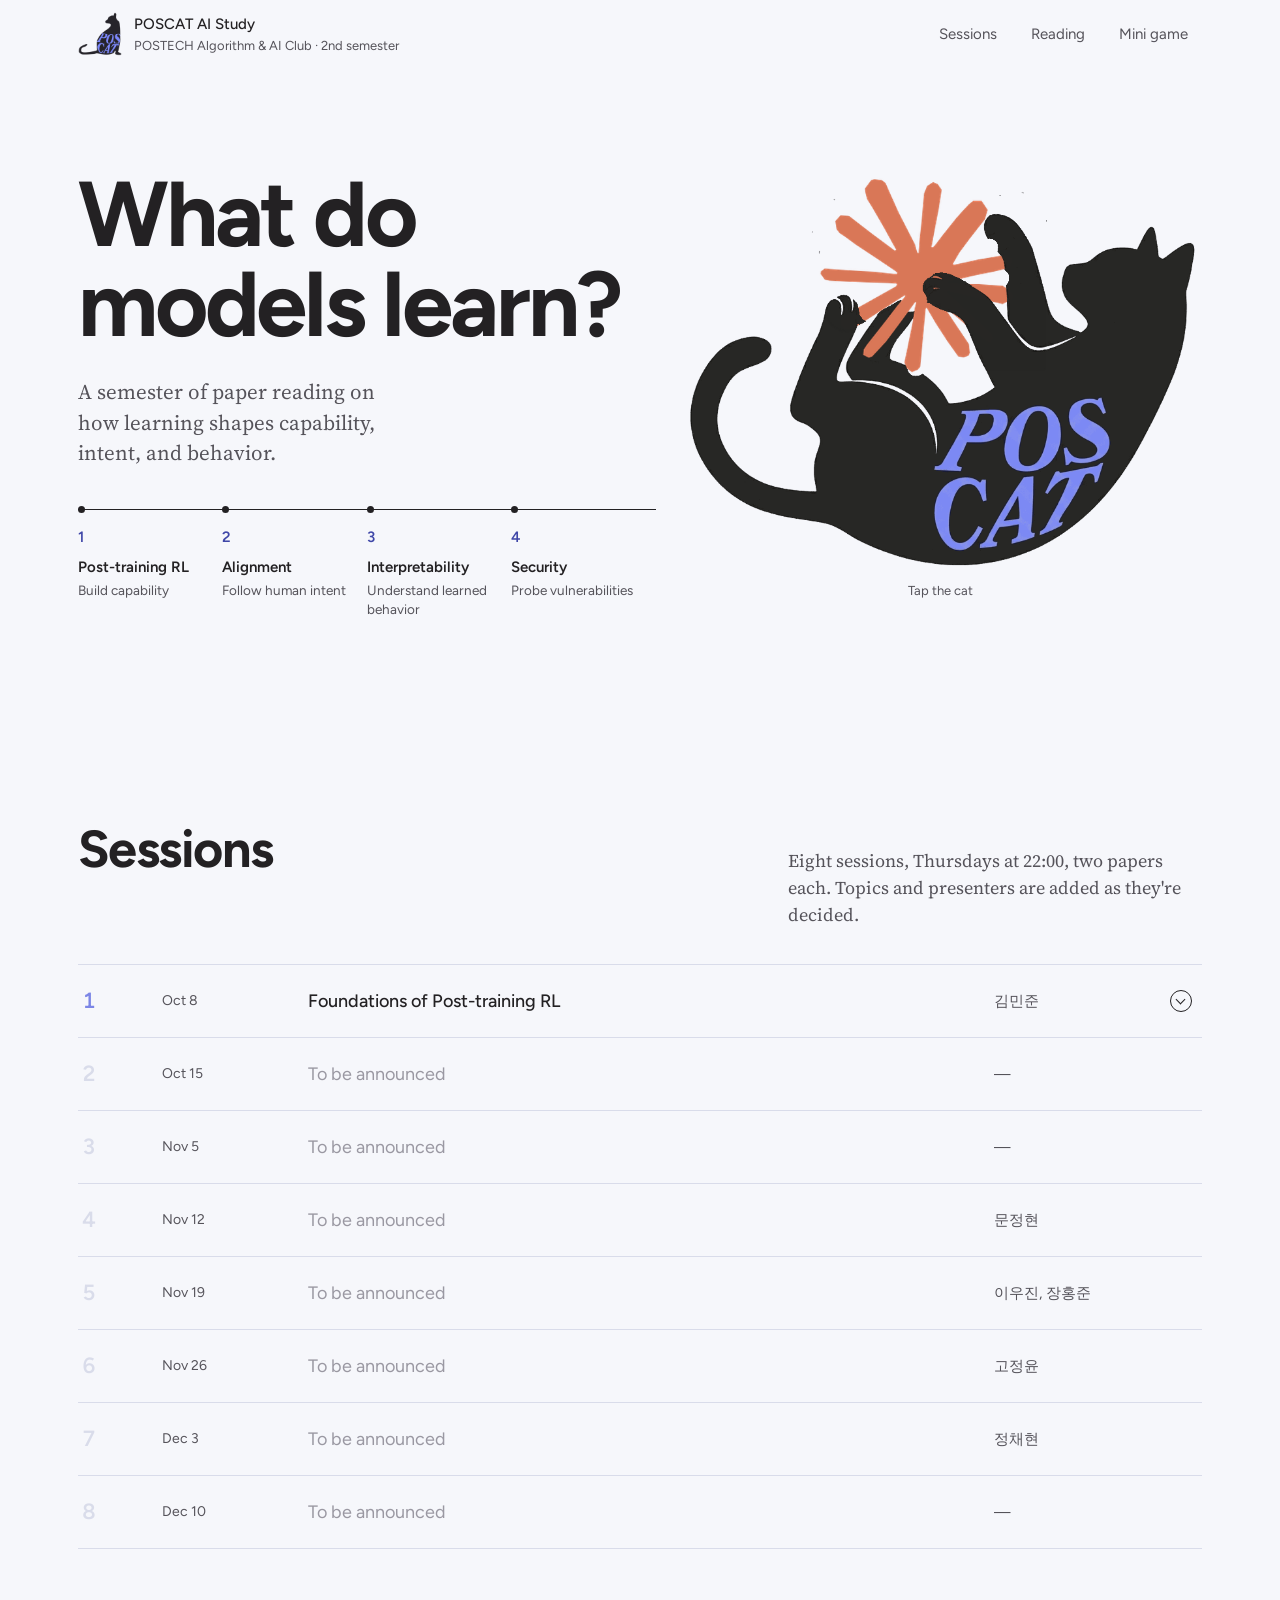
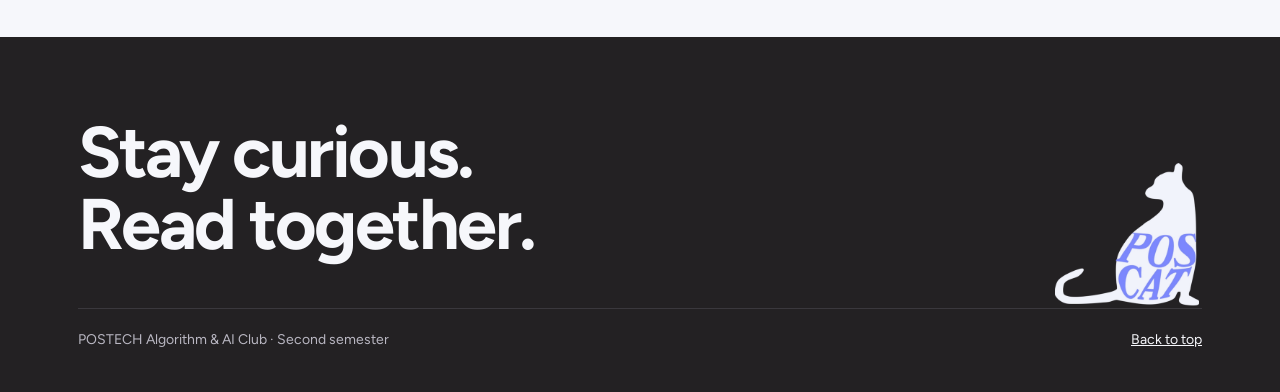
<file: index.html>
<!doctype html>
<html lang="en">
<head>
<meta charset="utf-8">
<meta name="viewport" content="width=device-width, initial-scale=1, viewport-fit=cover">
<title>What do models learn? — POSCAT AI Study</title>
<meta name="description" content="POSTECH Algorithm & AI Club — a second-semester reading group on post-training RL, alignment, interpretability, and security.">
<link rel="icon" href="assets/favicon.png">
<link rel="preconnect" href="https://fonts.googleapis.com">
<link rel="preconnect" href="https://fonts.gstatic.com" crossorigin>
<link href="https://fonts.googleapis.com/css2?family=Figtree:wght@400;500;600;700&family=Source+Serif+4:opsz,wght@8..60,400;8..60,500&display=swap" rel="stylesheet">
<link rel="stylesheet" href="assets/style.css">
</head>
<body id="top">
<header class="top" id="masthead">
  <div class="wrap">
    <a class="brand" href="#top">
      <img src="assets/poscat.png" alt="" width="44" height="44">
      <div><b>POSCAT AI Study</b><span>POSTECH Algorithm &amp; AI Club · 2nd semester</span></div>
    </a>
    <nav aria-label="Sections">
      <a href="#sessions">Sessions</a>
      <a href="reading.html">Reading</a>
      <a href="game.html">Mini game</a>
    </nav>
  </div>
</header>

<main>
  <section class="hero">
    <div class="wrap">
      <div>
        <h1>What do models learn?</h1>
        <p class="lede">A semester of paper reading on how learning shapes capability, intent, and behavior.</p>
        <ol class="path" aria-label="Semester path">
          <li><i class="n">1</i><b>Post-training RL</b><span>Build capability</span></li>
          <li><i class="n">2</i><b>Alignment</b><span>Follow human intent</span></li>
          <li><i class="n">3</i><b>Interpretability</b><span>Understand learned behavior</span></li>
          <li><i class="n">4</i><b>Security</b><span>Probe vulnerabilities</span></li>
        </ol>
      </div>
      <div class="stage">
        <button class="play" id="play" aria-label="POSCAT playing with a star. Press to make it swat.">
          <div class="rock">
            <img class="cat" src="assets/cat.png" alt="">
            <img class="star" src="assets/star.png" alt="">
            <img class="paws" src="assets/paws.png" alt="">
            <img class="arcs" src="assets/arcs.png" alt="">
          </div>
        </button>
        <p class="hint">Tap the cat</p>
      </div>
    </div>
  </section>

  <section class="block" id="sessions">
    <div class="wrap">
      <div class="head">
        <h2>Sessions</h2>
        <p>Eight sessions, Thursdays at 22:00, two papers each. Topics and presenters are added as they're decided.</p>
      </div>
      <ol class="sessions" id="session-list"></ol>
    </div>
  </section>

</main>

<footer>
  <div class="wrap">
    <div class="foot-top">
      <p class="big">Stay curious.<br>Read together.</p>
      <img class="foot-cat" src="assets/poscat-light.png" alt="" width="416" height="414">
    </div>
    <div class="bar"><span>POSTECH Algorithm &amp; AI Club · Second semester</span><a href="#top">Back to top</a></div>
  </div>
</footer>

<script>
/* Edit sessions here. Leave title empty for sessions not yet announced.
   Optional per session: who, abstract, slides [{ title, href, src }] (files in assets/slides/),
   papers [{ title, href, src }]. */
const SESSIONS = [
  { date: "Oct 8", title: "Foundations of Post-training RL", who: "김민준",
    abstract: "사전학습된 LLM을 강화학습으로 후속학습하는 데 쓰이는 policy gradient 알고리즘의 흐름을 정리합니다. MDP와 Bellman 방정식을 기초로, 샘플만으로 gradient를 추정하는 REINFORCE에서 출발해 baseline과 advantage로 분산을 줄인 A2C, KL 제약으로 업데이트 크기를 제한한 TRPO, 그리고 clip과 GAE로 이를 간단하게 근사한 PPO까지 각 알고리즘이 앞 단계의 어떤 문제를 해결했는지 따라갑니다. 모든 유도는 발표 안에서 정의한 기호만으로 처음부터 끝까지 따라갈 수 있도록 self-contained한 수학 표기로 정리했습니다. 마지막으로 이 알고리즘들이 LLM에서 어떻게 쓰이는지 RLHF와 RLVR을 통해 간단히 소개하고, 자세한 내용은 2부에서 이어갑니다.",
    slides: [
      { title: "Intro", href: "assets/slides/2026-10-08-intro.pdf", src: "PDF · 13 slides" },
      { title: "Post-training RL", href: "assets/slides/2026-10-08-post-training-rl-part1.pdf", src: "PDF · 40 slides" },
    ] },
  { date: "Oct 15" },
  { date: "Nov 5" },
  { date: "Nov 12", who: "문정현" },
  { date: "Nov 19", who: "이우진, 장홍준" },
  { date: "Nov 26", who: "고정윤" },
  { date: "Dec 3", who: "정채현" },
  { date: "Dec 10" }
];

const list = document.getElementById('session-list');
SESSIONS.forEach((s, i) => {
  const li = document.createElement('li');
  const no = `<span class="no">${i + 1}</span>`;
  if (!s.title) {
    li.className = 'pending';
    li.innerHTML = `<div class="row">${no}<span class="date">${s.date || 'Date TBA'}</span><span class="title">To be announced</span><span class="who">${s.who || '—'}</span><span></span></div>`;
  } else {
    const links = items => (items || []).map(p =>
      `<li><a href="${p.href}" target="_blank" rel="noopener">${p.title}${p.src ? `<span>${p.src}</span>` : ''}</a></li>`).join('');
    const slides = links(s.slides), papers = links(s.papers);
    const lang = /[가-힣]/.test(s.abstract || '') ? ' lang="ko"' : '';
    li.innerHTML = `<details><summary class="row">${no}<span class="date">${s.date || 'Date TBA'}</span><span class="title">${s.title}</span><span class="who">${s.who || 'TBA'}</span><span class="chev" aria-hidden="true"></span></summary>
      <div class="more"><div>${s.abstract ? `<h4>About</h4><p${lang}>${s.abstract}</p>` : ''}${slides ? `<h4>Slides</h4><ul>${slides}</ul>` : ''}${papers ? `<h4>Reading</h4><ul>${papers}</ul>` : ''}</div></div></details>`;
  }
  list.appendChild(li);
});

const play = document.getElementById('play');
play.addEventListener('click', () => {
  play.classList.remove('swat'); void play.offsetWidth; play.classList.add('swat');
});
play.querySelector('.star').addEventListener('animationend', e => {
  if (e.animationName === 'spin') play.classList.remove('swat');
});

const header = document.getElementById('masthead');
addEventListener('scroll', () => header.classList.toggle('scrolled', scrollY > 8), { passive: true });

/* Hero fades out as it scrolls away, and back in on the way up. */
const hero = document.querySelector('.hero .wrap');
const still = matchMedia('(prefers-reduced-motion: reduce)');
let ticking = false;
function fadeHero() {
  ticking = false;
  if (still.matches) { hero.style.cssText = ''; hero.className = 'wrap'; return; }
  const p = Math.min(Math.max(scrollY / (hero.offsetHeight * 0.7), 0), 1);
  const e = p * p * (3 - 2 * p);
  const gone = e > 0.995;
  // while fading: own layer, cat paused; once gone: not painted at all
  hero.classList.toggle('fading', e > 0 && !gone);
  hero.classList.toggle('gone', gone);
  hero.style.opacity = gone ? '' : 1 - e;
  hero.style.transform = e && !gone ? `translateY(${e * -40}px) scale(${1 - e * 0.04})` : '';
  hero.style.pointerEvents = p > 0.9 ? 'none' : '';
}
addEventListener('scroll', () => { if (!ticking) { ticking = true; requestAnimationFrame(fadeHero); } }, { passive: true });
addEventListener('resize', fadeHero);
still.addEventListener('change', fadeHero);
fadeHero();
</script>
</body>
</html>
</file>
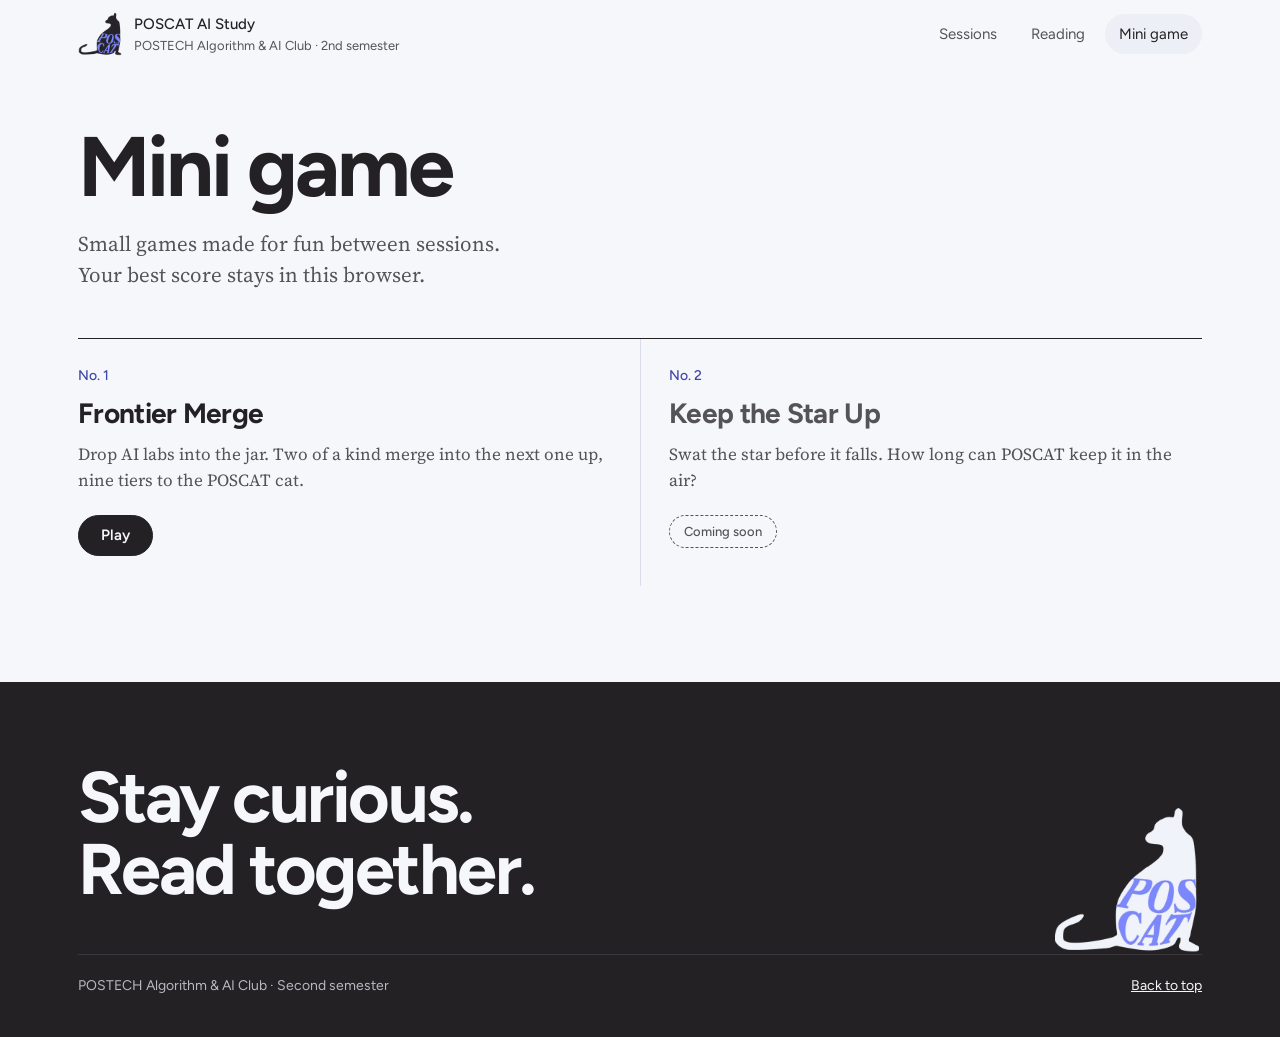
<file: game.html>
<!doctype html>
<html lang="en">
<head>
<meta charset="utf-8">
<meta name="viewport" content="width=device-width, initial-scale=1, viewport-fit=cover">
<title>Mini game — POSCAT AI Study</title>
<meta name="description" content="Small games made for fun by the POSCAT AI Study.">
<link rel="icon" href="assets/favicon.png">
<link rel="preconnect" href="https://fonts.googleapis.com">
<link rel="preconnect" href="https://fonts.gstatic.com" crossorigin>
<link href="https://fonts.googleapis.com/css2?family=Figtree:wght@400;500;600;700&family=Source+Serif+4:opsz,wght@8..60,400;8..60,500&display=swap" rel="stylesheet">
<link rel="stylesheet" href="assets/style.css">
</head>
<body id="top" data-view="list">
<header class="top" id="masthead">
  <div class="wrap">
    <a class="brand" href="index.html">
      <img src="assets/poscat.png" alt="" width="44" height="44">
      <div><b>POSCAT AI Study</b><span>POSTECH Algorithm &amp; AI Club · 2nd semester</span></div>
    </a>
    <nav aria-label="Sections">
      <a href="index.html#sessions">Sessions</a>
      <a href="reading.html">Reading</a>
      <a href="game.html" aria-current="page">Mini game</a>
    </nav>
  </div>
</header>

<main>
  <section class="page-head arcade-head">
    <div class="wrap">
      <h1>Mini game</h1>
      <p>Small games made for fun between sessions. Your best score stays in this browser.</p>
    </div>
  </section>

  <section class="page-body">
    <div class="wrap">
      <div class="shelf arcade-list" id="arcade-list"></div>

      <div class="arcade-play" id="arcade-play" hidden>
        <div class="arcade-bar">
          <a class="back" href="#">&larr; All games</a>
          <h2 id="arcade-title"></h2>
        </div>
        <div id="arcade-mount"></div>
      </div>
    </div>
  </section>
</main>

<footer>
  <div class="wrap">
    <div class="foot-top">
      <p class="big">Stay curious.<br>Read together.</p>
      <img class="foot-cat" src="assets/poscat-light.png" alt="" width="416" height="414">
    </div>
    <div class="bar"><span>POSTECH Algorithm &amp; AI Club · Second semester</span><a href="#top">Back to top</a></div>
  </div>
</footer>

<script>
const header = document.getElementById('masthead');
addEventListener('scroll', () => header.classList.toggle('scrolled', scrollY > 8), { passive: true });
</script>
<script type="module" src="assets/games/arcade.js"></script>
</body>
</html>
</file>
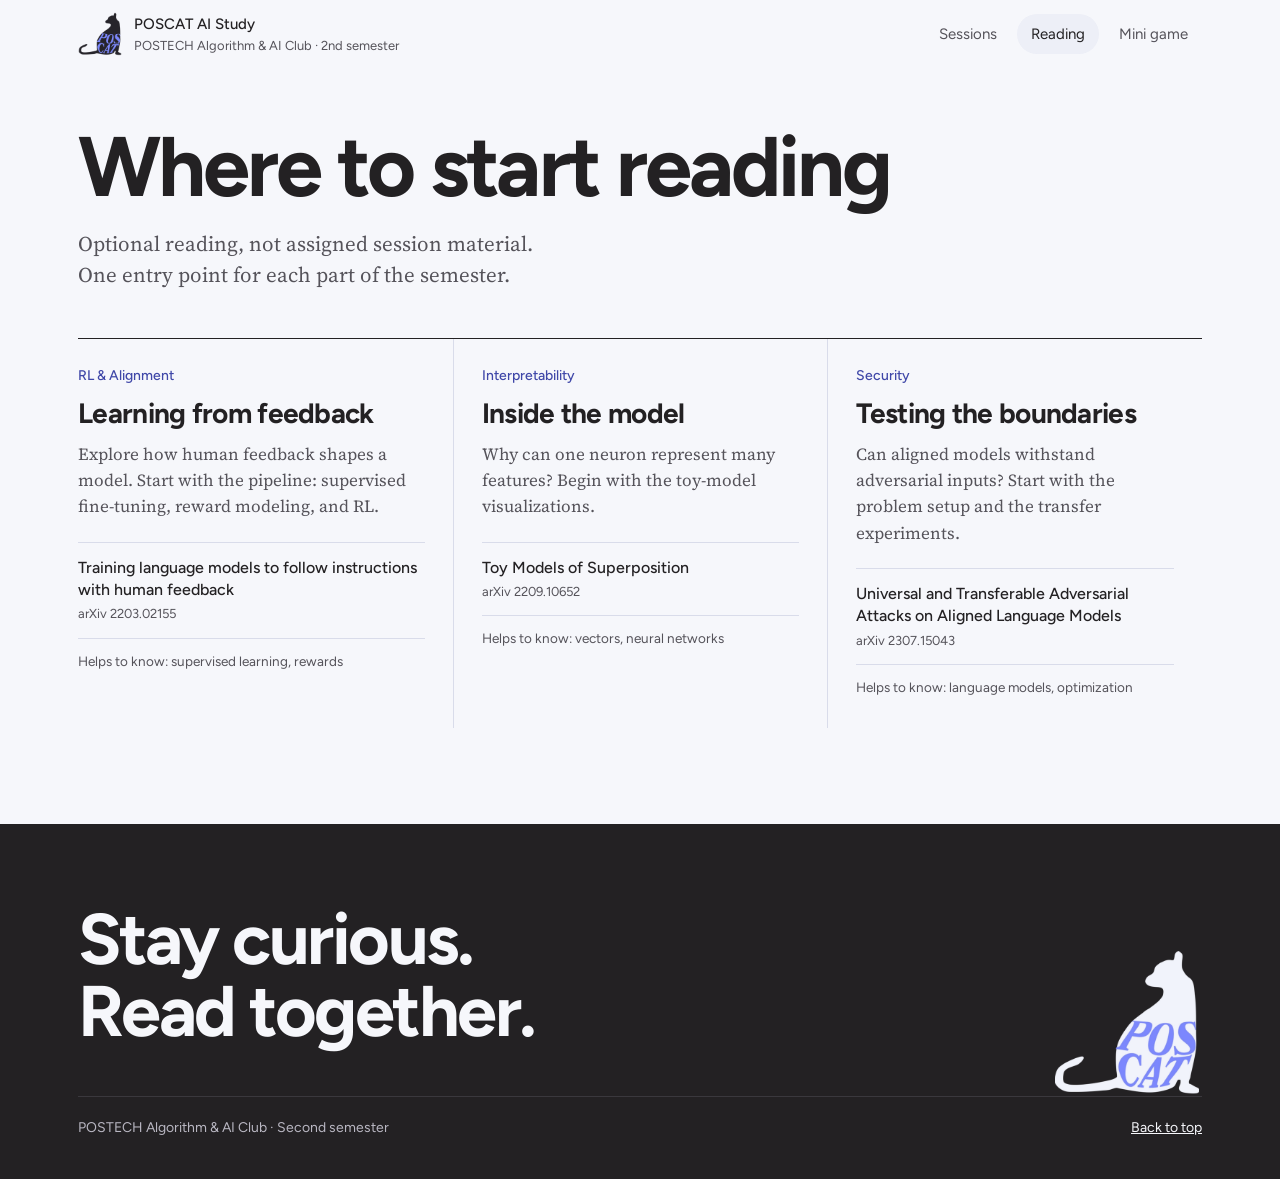
<file: reading.html>
<!doctype html>
<html lang="en">
<head>
<meta charset="utf-8">
<meta name="viewport" content="width=device-width, initial-scale=1, viewport-fit=cover">
<title>Reading — POSCAT AI Study</title>
<meta name="description" content="Optional starting points for the POSCAT AI Study: RL and alignment, interpretability, and security.">
<link rel="icon" href="assets/favicon.png">
<link rel="preconnect" href="https://fonts.googleapis.com">
<link rel="preconnect" href="https://fonts.gstatic.com" crossorigin>
<link href="https://fonts.googleapis.com/css2?family=Figtree:wght@400;500;600;700&family=Source+Serif+4:opsz,wght@8..60,400;8..60,500&display=swap" rel="stylesheet">
<link rel="stylesheet" href="assets/style.css">
</head>
<body id="top">
<header class="top" id="masthead">
  <div class="wrap">
    <a class="brand" href="index.html">
      <img src="assets/poscat.png" alt="" width="44" height="44">
      <div><b>POSCAT AI Study</b><span>POSTECH Algorithm &amp; AI Club · 2nd semester</span></div>
    </a>
    <nav aria-label="Sections">
      <a href="index.html#sessions">Sessions</a>
      <a href="reading.html" aria-current="page">Reading</a>
      <a href="game.html">Mini game</a>
    </nav>
  </div>
</header>

<main>
  <section class="page-head">
    <div class="wrap">
      <h1>Where to start reading</h1>
      <p>Optional reading, not assigned session material. One entry point for each part of the semester.</p>
    </div>
  </section>

  <section class="page-body">
    <div class="wrap">
      <div class="shelf">
        <article>
          <div class="stage-name">RL &amp; Alignment</div>
          <h3>Learning from feedback</h3>
          <p>Explore how human feedback shapes a model. Start with the pipeline: supervised fine-tuning, reward modeling, and RL.</p>
          <a class="paper" href="https://arxiv.org/abs/2203.02155" target="_blank" rel="noopener">Training language models to follow instructions with human feedback<em>arXiv 2203.02155</em></a>
          <div class="pre">Helps to know: supervised learning, rewards</div>
        </article>
        <article>
          <div class="stage-name">Interpretability</div>
          <h3>Inside the model</h3>
          <p>Why can one neuron represent many features? Begin with the toy-model visualizations.</p>
          <a class="paper" href="https://arxiv.org/abs/2209.10652" target="_blank" rel="noopener">Toy Models of Superposition<em>arXiv 2209.10652</em></a>
          <div class="pre">Helps to know: vectors, neural networks</div>
        </article>
        <article>
          <div class="stage-name">Security</div>
          <h3>Testing the boundaries</h3>
          <p>Can aligned models withstand adversarial inputs? Start with the problem setup and the transfer experiments.</p>
          <a class="paper" href="https://arxiv.org/abs/2307.15043" target="_blank" rel="noopener">Universal and Transferable Adversarial Attacks on Aligned Language Models<em>arXiv 2307.15043</em></a>
          <div class="pre">Helps to know: language models, optimization</div>
        </article>
      </div>
    </div>
  </section>
</main>

<footer>
  <div class="wrap">
    <div class="foot-top">
      <p class="big">Stay curious.<br>Read together.</p>
      <img class="foot-cat" src="assets/poscat-light.png" alt="" width="416" height="414">
    </div>
    <div class="bar"><span>POSTECH Algorithm &amp; AI Club · Second semester</span><a href="#top">Back to top</a></div>
  </div>
</footer>

<script>
const header = document.getElementById('masthead');
addEventListener('scroll', () => header.classList.toggle('scrolled', scrollY > 8), { passive: true });
</script>
</body>
</html>
</file>
<file: assets/style.css>
:root{
  --paper:#F6F7FB;
  --paper-2:#EDEFF7;
  --ink:#232123;
  --ink-2:#55535A;
  --rule:#D9DCEA;
  --peri:#7C86E6;
  --peri-deep:#3F47A8;
  --coral:#D8774F;
  --serif:"Source Serif 4", Georgia, "Apple SD Gothic Neo", "Malgun Gothic", serif;
  --sans:"Figtree", system-ui, -apple-system, "Apple SD Gothic Neo", "Malgun Gothic", sans-serif;
  --wrap:1180px;
}
*{box-sizing:border-box}
html{scroll-behavior:smooth}
body{margin:0;background:var(--paper);color:var(--ink);font:400 16px/1.6 var(--sans);-webkit-font-smoothing:antialiased}
a{color:var(--peri-deep)}
a:focus-visible,button:focus-visible,summary:focus-visible{outline:2px solid var(--peri-deep);outline-offset:3px;border-radius:4px}
.wrap{max-width:var(--wrap);margin:0 auto;padding:0 28px}

/* header */
.top{position:sticky;top:0;z-index:10;background:color-mix(in srgb,var(--paper) 96%,transparent);border-bottom:1px solid transparent;transition:border-color .2s}
.top.scrolled{border-bottom-color:var(--rule)}
.top .wrap{display:flex;align-items:center;justify-content:space-between;height:68px}
.brand{display:flex;align-items:center;gap:12px;text-decoration:none;color:var(--ink)}
.brand img{width:44px;height:auto}
.brand b{font:500 15px/1.2 var(--sans)}
.brand span{display:block;font-size:13px;color:var(--ink-2)}
nav{display:flex;gap:6px}
nav a{text-decoration:none;color:var(--ink-2);font-size:15px;padding:8px 14px;border-radius:999px}
nav a:hover{color:var(--ink);background:var(--paper-2)}
nav a[aria-current=page]{color:var(--ink);background:var(--paper-2)}

/* hero */
.hero .wrap{display:grid;grid-template-columns:1.05fr .95fr;gap:24px;align-items:center;min-height:min(74vh,680px);padding-top:24px;padding-bottom:40px}
.hero .wrap{transform-origin:50% 0}
.hero .wrap.fading{will-change:opacity,transform}
.hero .wrap.fading :is(.rock,.star,.arcs),.hero .wrap.gone :is(.rock,.star,.arcs){animation-play-state:paused}
.hero .wrap.gone{visibility:hidden}
.hero h1{font:700 clamp(52px,7.2vw,92px)/.98 var(--sans);letter-spacing:-.035em;margin:0 0 28px}
.hero p.lede{font:400 21px/1.45 var(--serif);color:var(--ink-2);max-width:34ch;margin:0 0 40px}
.path{list-style:none;margin:0;padding:0;display:grid;grid-template-columns:repeat(4,1fr);border-top:1px solid var(--ink)}
.path li{padding:14px 14px 0 0;position:relative}
.path li::before{content:"";position:absolute;top:-4px;left:0;width:7px;height:7px;border-radius:50%;background:var(--ink)}
.path .n{font:600 15px/1 var(--sans);font-style:normal;color:var(--peri-deep)}
.path b{display:block;font-weight:600;font-size:15px;margin:6px 0 2px}
.path span{font-size:13.5px;color:var(--ink-2);line-height:1.4;display:block}

/* the cat */
.stage{position:relative;justify-self:center;width:100%;max-width:560px}
.play{all:unset;display:block;width:100%;cursor:pointer;position:relative;aspect-ratio:800/615}
.rock,.rock img{position:absolute;inset:0;width:100%;height:100%}
.rock{transform-origin:56% 96%;animation:rock 3.4s ease-in-out infinite}
.star{transform-origin:45.975% 24.65%;animation:bat 3.4s cubic-bezier(.3,.7,.3,1) infinite}
.arcs{transform-origin:45.975% 24.65%;animation:arcs 3.4s ease-out infinite;opacity:0}
.play.swat .star{animation:spin .9s cubic-bezier(.2,.8,.2,1) 1}
.play.swat .arcs{animation:burst .9s ease-out 1}
.play.swat .rock{animation:rockhard .9s ease-out 1}
.hint{text-align:center;font-size:13px;color:var(--ink-2);margin-top:6px}
@keyframes bat{
  0%,10%{transform:rotate(-4deg) translateY(0)}
  17%{transform:rotate(15deg) translateY(-3.5%)}
  30%{transform:rotate(2deg) translateY(0)}
  52%{transform:rotate(-3deg)}
  60%{transform:rotate(-12deg) translate(-1%,-2%)}
  74%{transform:rotate(-2deg) translate(0,0)}
  100%{transform:rotate(-4deg)}
}
@keyframes arcs{
  0%,12%{opacity:0;transform:scale(.92)}
  18%{opacity:1;transform:scale(1.04)}
  34%{opacity:0;transform:scale(1.1)}
  56%{opacity:0;transform:scale(.94)}
  62%{opacity:.8;transform:scale(1.02)}
  76%,100%{opacity:0;transform:scale(1.08)}
}
@keyframes rock{
  0%,100%{transform:rotate(-1deg)}
  17%{transform:rotate(1.4deg)}
  60%{transform:rotate(-1.8deg)}
}
@keyframes spin{from{transform:rotate(0) translateY(0)}35%{transform:rotate(200deg) translateY(-8%)}to{transform:rotate(360deg) translateY(0)}}
@keyframes burst{0%{opacity:0;transform:scale(.9)}20%{opacity:1;transform:scale(1.12)}100%{opacity:0;transform:scale(1.3)}}
@keyframes rockhard{0%{transform:rotate(0)}25%{transform:rotate(3deg)}60%{transform:rotate(-2deg)}100%{transform:rotate(0)}}
@media (prefers-reduced-motion:reduce){
  .rock,.star,.arcs,.play.swat .star,.play.swat .arcs,.play.swat .rock{animation:none}
  .arcs{opacity:1}
  html{scroll-behavior:auto}
}

/* sections */
section.block{padding:88px 0;scroll-margin-top:68px}
section.block + section.block{border-top:1px solid var(--rule)}
.head{display:flex;align-items:baseline;justify-content:space-between;gap:24px;margin-bottom:36px;flex-wrap:wrap}
.head h2{font:700 clamp(36px,4.4vw,52px)/1 var(--sans);margin:0;letter-spacing:-.03em}
.head p{margin:0;font:400 18px/1.5 var(--serif);color:var(--ink-2);max-width:46ch}

/* sessions timeline */
.sessions{list-style:none;margin:0;padding:0;counter-reset:s}
.sessions > li{border-top:1px solid var(--rule)}
.sessions > li:last-child{border-bottom:1px solid var(--rule)}
.row{display:grid;grid-template-columns:64px 130px 1fr 160px 28px;align-items:center;gap:16px;padding:20px 4px;min-height:72px}
.row .no{font:600 22px/1 var(--sans);color:var(--peri);font-variant-numeric:tabular-nums}
.row .date{font-size:14px;color:var(--ink-2)}
.row .title{font-size:18px;font-weight:500}
.row .who{font-size:15px;color:var(--ink-2)}
.pending .title{color:#9A98A2;font-weight:400}
.pending .no{color:var(--rule)}
details > summary{list-style:none;cursor:pointer}
details > summary::-webkit-details-marker{display:none}
.chev{width:22px;height:22px;border:1.5px solid var(--ink);border-radius:50%;position:relative;transition:transform .25s}
.chev::after{content:"";position:absolute;left:6px;top:5px;width:6px;height:6px;border-right:1.5px solid var(--ink);border-bottom:1.5px solid var(--ink);transform:rotate(45deg)}
details[open] .chev{transform:rotate(180deg)}
details summary:hover .title{color:var(--peri-deep)}
.more{display:grid;grid-template-columns:210px 1fr;gap:16px;padding:0 4px 28px}
.more > div{grid-column:2;max-width:62ch}
.more h4{font:500 14px/1.3 var(--sans);color:var(--peri-deep);margin:24px 0 8px}
.more > div > h4:first-child{margin-top:6px}
.more p{margin:0;font:400 18px/1.6 var(--serif);color:var(--ink)}
.more p:lang(ko){font:400 16.5px/1.8 var(--sans);word-break:keep-all}
.more ul{margin:0;padding:0;list-style:none;border-top:1px solid var(--rule)}
.more li{border-bottom:1px solid var(--rule)}
.more li a{display:block;padding:12px 0;font:500 16px/1.4 var(--sans);color:var(--ink);text-decoration:none}
.more li a:hover{color:var(--peri-deep)}
.more li a span{display:block;font-size:13px;font-weight:400;color:var(--ink-2);margin-top:3px}

/* shelf */
.shelf{display:grid;grid-template-columns:repeat(3,1fr);gap:0;border-top:1px solid var(--ink)}
.shelf article{padding:26px 28px 30px 0}
.shelf article + article{padding-left:28px;border-left:1px solid var(--rule)}
.shelf .stage-name{font-size:14px;color:var(--peri-deep);font-weight:500}
.shelf h3{font:700 28px/1.1 var(--sans);letter-spacing:-.025em;margin:10px 0 12px}
.shelf p{font:400 17px/1.55 var(--serif);color:var(--ink-2);margin:0 0 22px}
.shelf .paper{display:block;font-weight:500;font-size:16px;line-height:1.4;text-decoration:none;color:var(--ink);padding:14px 0;border-top:1px solid var(--rule);border-bottom:1px solid var(--rule)}
.shelf .paper:hover{color:var(--peri-deep)}
.shelf .paper em{display:block;font-style:normal;font-size:13px;color:var(--ink-2);font-weight:400;margin-top:4px}
.shelf .pre{font-size:13.5px;color:var(--ink-2);margin-top:12px}

/* sub page */
.page-head .wrap{padding-top:56px;padding-bottom:48px}
.page-head h1{font:700 clamp(46px,6.6vw,96px)/1 var(--sans);letter-spacing:-.035em;margin:0 0 20px}
.page-head p{font:400 21px/1.45 var(--serif);color:var(--ink-2);max-width:46ch;margin:0}
.page-body{padding:0 0 96px}

footer{background:var(--ink);color:var(--paper);padding:80px 0 calc(40px + env(safe-area-inset-bottom,0px))}
footer .big{font:700 clamp(40px,5.6vw,80px)/1 var(--sans);letter-spacing:-.035em;margin:0 0 48px}
footer .bar{display:flex;justify-content:space-between;gap:16px;flex-wrap:wrap;font-size:14px;color:#B9B7C2;border-top:1px solid #3A383D;padding-top:20px}
footer a{color:var(--paper)}
.foot-top{display:flex;align-items:flex-end;justify-content:space-between;gap:24px;flex-wrap:wrap}
.foot-cat{display:block;width:clamp(96px,12vw,150px);height:auto;margin:0 0 -1px auto}

/* mini game */
.arcade-list{grid-template-columns:repeat(2,1fr)}
.game-card.soon h3{color:var(--ink-2)}
.btn{display:inline-flex;align-items:center;justify-content:center;font:600 15px/1 var(--sans);padding:12px 22px;border-radius:999px;border:1.5px solid var(--ink);background:var(--ink);color:var(--paper);text-decoration:none;cursor:pointer}
.btn:hover{background:var(--peri-deep);border-color:var(--peri-deep)}
.btn.ghost{background:transparent;color:var(--ink)}
.btn.ghost:hover{background:var(--paper-2);border-color:var(--ink)}
.tag{display:inline-block;font:500 13px/1 var(--sans);color:var(--ink-2);padding:9px 14px;border:1px dashed var(--ink-2);border-radius:999px}
body[data-view=play] .arcade-head,body[data-view=play] .arcade-list{display:none}
.arcade-play{padding-top:28px}
.arcade-play{--pw:min(560px,max(340px,calc((100svh - 250px) * var(--ar,.75))))}
.arcade-bar{display:flex;align-items:baseline;gap:8px 20px;flex-wrap:wrap;width:min(100%,var(--pw));margin:0 auto 18px}
.arcade-play.settled .arcade-bar{transition:width .6s cubic-bezier(.22,.8,.24,1)}
.arcade-play:has(.gh.board-open) .arcade-bar{width:min(100%,calc(var(--pw) + 308px))}
@media (max-width:880px){.arcade-play:has(.gh.board-open) .arcade-bar{width:min(100%,var(--pw))}}
.arcade-bar .back{font:500 15px/1.4 var(--sans);text-decoration:none}
.arcade-bar h2{font:700 clamp(28px,3.4vw,40px)/1.1 var(--sans);letter-spacing:-.03em;margin:0;order:-1;width:100%}
.gh{--pw:min(560px,max(340px,calc((100svh - 250px) * var(--ar))));--board:280px;--ease:cubic-bezier(.22,.8,.24,1)}
.gh-layout{display:grid;justify-content:center;grid-template-columns:min(100%,var(--pw)) 0px;column-gap:0;transition:grid-template-columns .6s var(--ease),column-gap .6s var(--ease)}
.gh.board-open .gh-layout{grid-template-columns:min(100%,var(--pw)) var(--board);column-gap:28px}
.gh-play{min-width:0}
.gh-bar{display:flex;align-items:flex-end;gap:24px;margin-bottom:10px}
.gh-stat span{display:block;font:500 12px/1.2 var(--sans);color:var(--ink-2)}
.gh-stat b{font:700 24px/1.1 var(--sans);font-variant-numeric:tabular-nums}
.gh-tools{margin-left:auto;display:flex;gap:8px}
.gh-btn{font:500 14px/1 var(--sans);color:var(--ink);background:none;border:1px solid var(--rule);border-radius:999px;padding:9px 15px;cursor:pointer;white-space:nowrap;transition:background .2s,border-color .2s,opacity .2s}
.gh-btn:hover{background:var(--paper-2)}
.gh-btn[aria-expanded=true]{background:var(--ink);border-color:var(--ink);color:var(--paper)}
.gh-btn:disabled{opacity:.4;cursor:default;background:none}
.gh-stage{position:relative;aspect-ratio:var(--ar);border:1px solid var(--rule);border-radius:18px;overflow:hidden;background:var(--paper-2)}
.gh-stage canvas{display:block;width:100%;height:100%;touch-action:none;outline:none}
.gh-overlay{position:absolute;inset:0;display:grid;place-items:center;padding:24px;background:color-mix(in srgb,var(--paper) 74%,transparent);backdrop-filter:blur(6px);opacity:0;visibility:hidden;transition:opacity .35s ease,visibility 0s linear .35s}
.gh-overlay.on{opacity:1;visibility:visible;transition:opacity .35s ease}
.gh-card{text-align:center;max-width:32ch;transform:translateY(10px) scale(.98);transition:transform .5s var(--ease)}
.gh-overlay.on .gh-card{transform:none}
.gh-card h2{font:700 34px/1.05 var(--sans);letter-spacing:-.03em;margin:0 0 10px}
.gh-card > p{font:400 17px/1.5 var(--serif);color:var(--ink-2);margin:0 0 20px}
.gh-actions{display:flex;gap:10px;justify-content:center;flex-wrap:wrap}
.gh-submit{display:flex;gap:8px;margin:0 auto 6px;max-width:300px}
.gh-submit input{flex:1;min-width:0;font:500 15px/1 var(--sans);color:var(--ink);background:#fff;border:1px solid var(--rule);border-radius:999px;padding:11px 16px;outline:none;transition:border-color .2s,box-shadow .2s}
.gh-submit input:focus{border-color:var(--peri);box-shadow:0 0 0 3px color-mix(in srgb,var(--peri) 22%,transparent)}
.gh-submit .btn{padding:11px 16px;font-size:14px}
.gh-submit .btn:disabled{opacity:.55;cursor:default;background:transparent;border-color:var(--ink);color:var(--ink)}
.gh-note{font:500 13px/1.3 var(--sans);color:var(--peri-deep);margin:0 0 16px;min-height:17px;opacity:0;transform:translateY(-4px);transition:opacity .3s,transform .3s var(--ease)}
.gh-note.on{opacity:1;transform:none}
.gh-board{min-width:0;overflow:hidden}
.gh-board-in{width:var(--board);margin-top:52px;padding:22px 22px 18px;background:#fff;border:1px solid var(--rule);border-radius:18px;opacity:0;transform:translateX(24px);transition:opacity .35s ease,transform .6s var(--ease)}
.gh.board-open .gh-board-in{opacity:1;transform:none;transition:opacity .45s ease .12s,transform .6s var(--ease)}
.gh-board-head{display:flex;align-items:baseline;justify-content:space-between;margin-bottom:14px}
.gh-board-head h3{font:700 22px/1.1 var(--sans);letter-spacing:-.02em;margin:0}
.gh-board-head span{font:500 12px/1 var(--sans);color:var(--ink-2)}
.gh-rank{list-style:none;margin:0;padding:0;border-top:1px solid var(--rule)}
.gh-row{display:grid;grid-template-columns:26px 1fr auto;align-items:center;gap:10px;padding:11px 6px;border-bottom:1px solid var(--rule);border-radius:8px;animation:gh-row .5s var(--ease) both;animation-delay:calc(var(--i) * 55ms)}
.gh-row.me{background:var(--paper-2)}
.gh-pos{font:600 15px/1 var(--sans);color:var(--peri);font-variant-numeric:tabular-nums}
.gh-row:first-child .gh-pos{color:var(--peri-deep)}
.gh-who{min-width:0}
.gh-who b{display:block;font:600 15px/1.25 var(--sans);overflow:hidden;text-overflow:ellipsis;white-space:nowrap}
.gh-who small{display:block;font:400 12px/1.3 var(--sans);color:var(--ink-2)}
.gh-pts{font:700 17px/1 var(--sans);font-variant-numeric:tabular-nums}
.gh-empty{padding:18px 4px;font:400 15px/1.5 var(--serif);color:var(--ink-2);border-bottom:1px solid var(--rule)}
.gh-board-note{font:400 12px/1.4 var(--sans);color:var(--ink-2);margin:12px 0 0}
@keyframes gh-row{from{opacity:0;transform:translateY(6px)}to{opacity:1;transform:none}}
@media (max-width:880px){
  .gh-layout,.gh.board-open .gh-layout{grid-template-columns:min(100%,var(--pw));grid-template-rows:auto 0fr;column-gap:0;row-gap:0;transition:grid-template-rows .6s var(--ease),row-gap .6s var(--ease)}
  .gh.board-open .gh-layout{grid-template-rows:auto 1fr;row-gap:16px}
  .gh-board-in{width:auto;margin-top:0;transform:translateY(-12px)}
}
@media (prefers-reduced-motion:reduce){
  .gh-layout,.gh-board-in,.gh-overlay,.gh-card,.gh-note{transition:none}
  .gh-row{animation:none}
}
.gh-error{color:var(--ink-2)}

@media (max-width:900px){
  .hero .wrap{grid-template-columns:1fr;min-height:auto;padding-top:16px}
  .stage{order:-1;max-width:440px}
  .path{grid-template-columns:repeat(2,1fr);row-gap:18px;border-top:0}
  .path li{border-top:1px solid var(--ink)}
  .row{grid-template-columns:44px 1fr 28px;grid-template-areas:"no title chev" "no meta meta";row-gap:4px}
  .row .no{grid-area:no}.row .title{grid-area:title}.row .chev{grid-area:chev}
  .row .date,.row .who{grid-area:meta;font-size:13.5px}
  .row .who{justify-self:end}
  .more{grid-template-columns:44px 1fr}
  .shelf{grid-template-columns:1fr}
  .shelf article,.shelf article + article{padding:26px 0;border-left:0;border-top:1px solid var(--rule)}
  nav a{padding:8px 10px;font-size:14px}
  .brand span{display:none}
  .page-head .wrap{padding-top:32px;padding-bottom:36px}
}
@media (max-width:560px){
  .brand > div{display:none}
}
</file>
